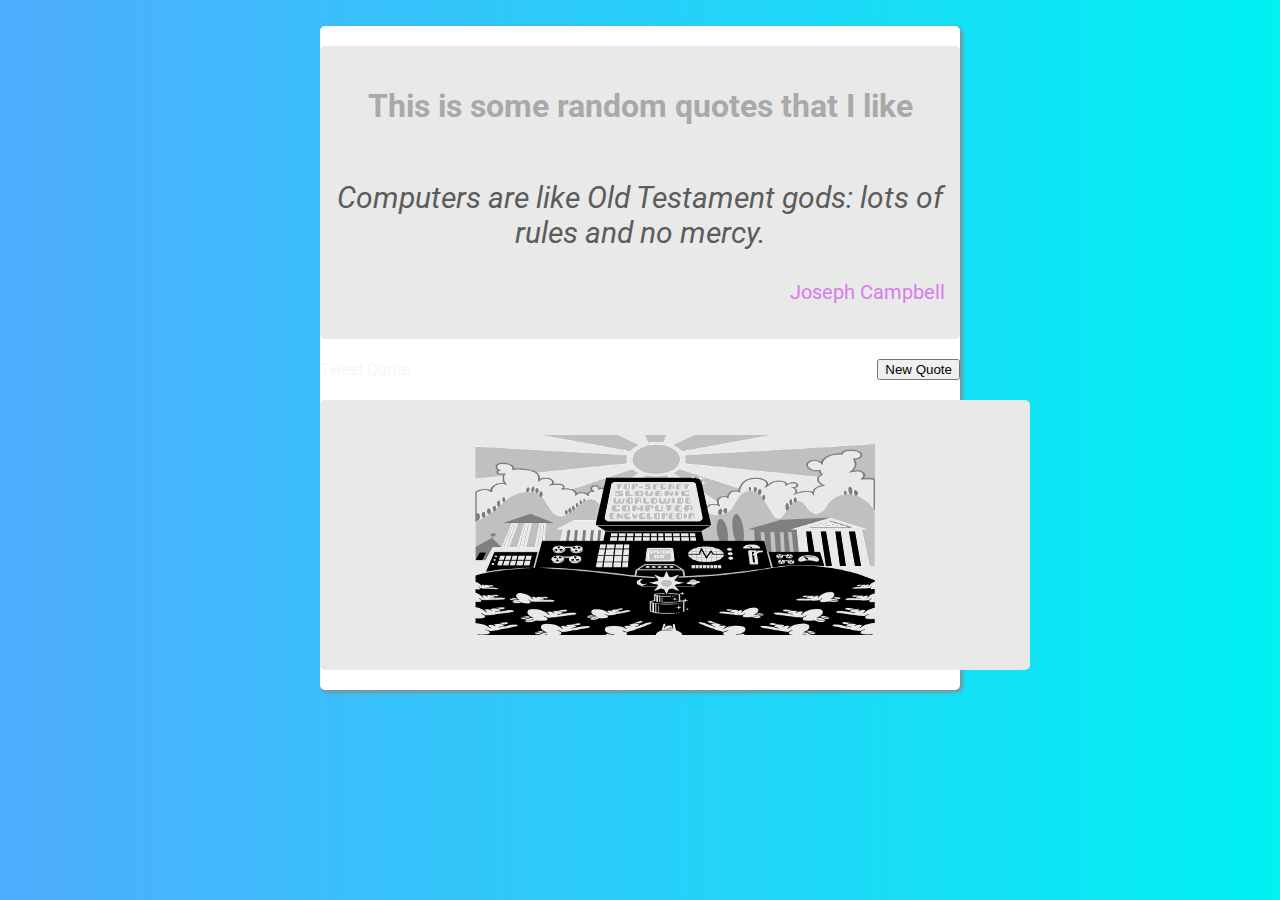
<file: random quotes machine/index.html>
<!DOCTYPE html>
<html lang="en">
  <head>
    <meta charset="UTF-8" />
    <meta name="viewport" content="width=device-width, initial-scale=1.0" />
    <title>Random Quotes Machine</title>
    <link
      href="https://stackpath.bootstrapcdn.com/bootstrap/4.5.0/css/bootstrap.min.css"
      rel="stylesheet"
      integrity="sha384-9aIt2nRpC12Uk9gS9baDl411NQApFmC26EwAOH8WgZl5MYYxFfc+NcPb1dKGj7Sk"
      crossorigin="anonymous"
    />
    <link
      href="https://fonts.googleapis.com/css2?family=Roboto:ital@0;1&display=swap"
      rel="stylesheet"
    />
    <link rel="stylesheet" href="style.css" />
  </head>
  <body>
    <div class="container">
      <div class="row">
        <div class="quote col-xs-12 col-md-12 col-lg-12" id="quote-box">
          <div class="quote__text" id="quote-content">
            <h2 class="quote__title">This is some random quotes that I like</h2>
            <p id="text" class="quote__content">
              This is quotes placeholder!
            </p>
            <p id="author" class="quote__author">An Author</p>
          </div>
          <div class="quote__buttons">
            <a
              id="tweet-quote"
              class="btn btn-primary"
              style="color: aliceblue;"
              >Tweet Quote</a
            >
            <button id="new-quote" class="btn btn-success">New Quote</button>
          </div>
          <div class="qoute__image">
            <img src="" alt="" id="newImage" />
          </div>
        </div>
      </div>
    </div>
    <script src="./index.js"></script>
  </body>
</html>
</file>
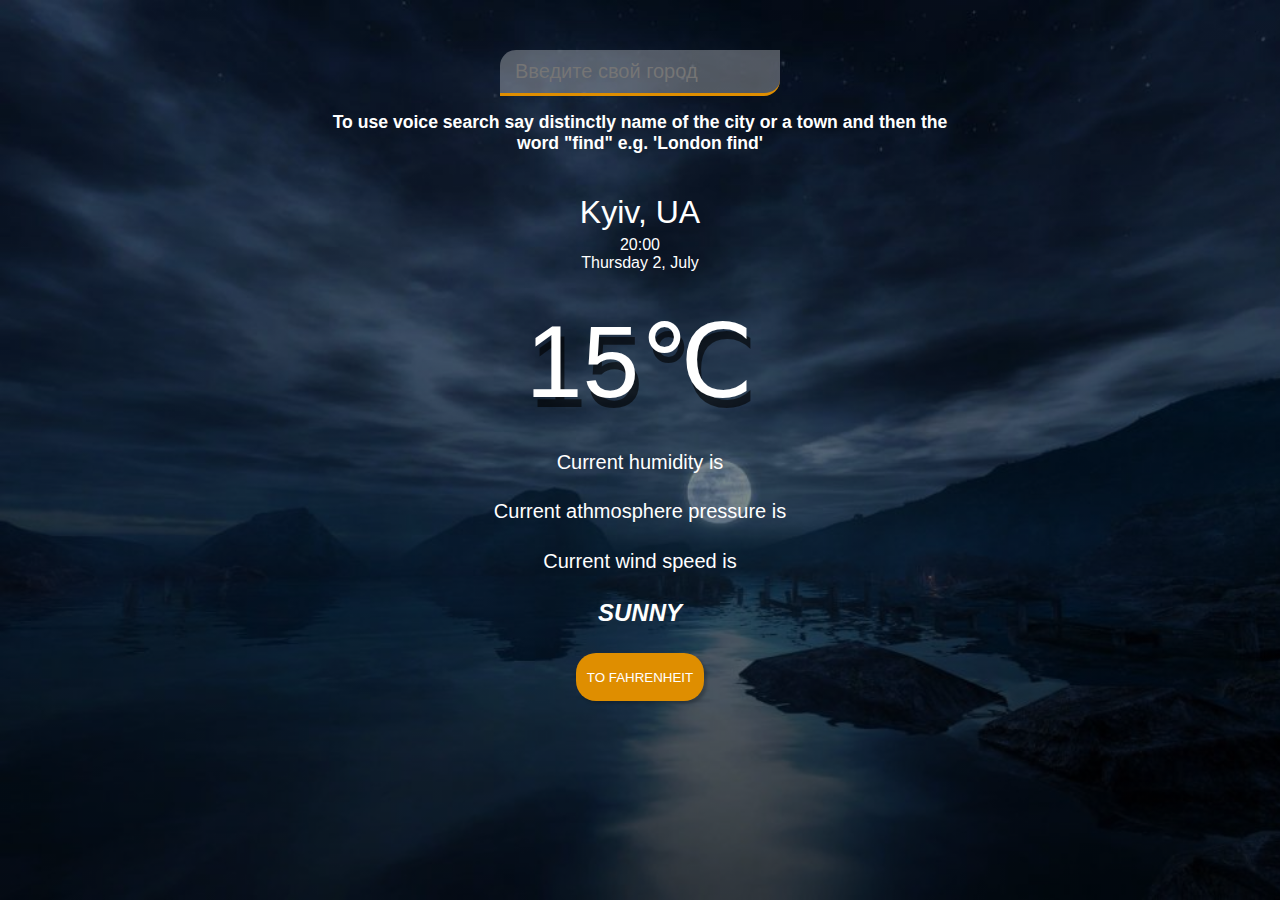
<file: lesson2/weather-app/index.html>
<!DOCTYPE html>
<html lang="en">
  <head>
    <meta charset="UTF-8" />
    <meta name="viewport" content="width=device-width, initial-scale=1.0" />
    <title>Weather app</title>
    <link rel="stylesheet" href="style.css" />
  </head>
  <body>
    <div class="wrapper">
      <header>
        <input
          type="text"
          name=""
          class="search-box"
          id="searchBox"
          placeholder="Введите свой город"
        />
        <span class="description"
          >To use voice search say distinctly name of the city or a town and
          then the word "find" e.g. 'London find'</span
        >
      </header>
      <main>
        <section class="location">
          <div class="city">
            <span id="city">Kyiv</span>, <span id="country">UA</span>
          </div>
          <div class="time" id="time">20:00</div>
          <div class="date">
            <span id="dayOfWeek">Thursday</span> <span id="day">2</span>,
            <span id="month">July</span>
          </div>
        </section>
        <div class="current">
          <div class="temp">
            <span id="current-temperature">15</span
            ><span id="units-c">&#8451;</span>
            <span id="units-f">&#8457;</span>
          </div>
          <div class="weather-forecast">
            <div class="item humidity">
              Current humidity is <span id="current-humidity"></span>
            </div>
            <div class="item pressure">
              Current athmosphere pressure is
              <span id="current-pressure"></span>
            </div>
            <div class="item wind-speed">
              Current wind speed is <span id="current-wind-speed"></span>
            </div>
            <div class="item weather-summary" id="weather-summary">Sunny</div>

            <button class="to-celsius" id="to-celsius">to Fahrenheit</button>
          </div>
        </div>
      </main>
    </div>
    <script src="./script.js"></script>
  </body>
</html>
</file>
<file: random quotes machine/style.css>
body {
  font-family: "Roboto", sans-serif;
  margin: 0;
  padding: 0;
  box-sizing: border-box;
  background: linear-gradient(to right, #4facfe 0%, #00f2f3 100%);
}

.container {
  background-color: #fff;
  border-radius: 5px;
  display: flex;
  justify-content: center;
  align-items: center;
  width: 50%;
  margin: 2% auto;
  box-shadow: 2px 2px 4px #888888;
}

.quote__title {
  font-size: 32px;
  font-weight: 700;
  margin-bottom: 55px;
  color: #a9a9a9;
  text-align: center;
}

.quote__buttons {
  display: flex;
  align-items: center;
  justify-content: space-between;
}

.quote__text {
  background: #e9e9e9;
  margin: 20px 0;
  padding: 15px;
  border-radius: 5px;
}

.quote__text .quote__content {
  text-align: center;
  font-size: 30px;
  font-style: italic;
  color: #5c5c5c;
}

.quote__text .quote__author {
  text-align: right;
  font-size: 20px;
  color: #d57eeb;
}

.qoute__image {
  width: 100%;
  height: 40%;
  background: #e9e9e9;
  margin: 20px 0;
  padding: 35px;
  border-radius: 5px;
  display: flex;
  align-items: center;
  justify-content: center;
}

.qoute__image img {
  height: 200px;
  width: 400px;
}
</file>
<file: lesson2/weather-app/style.css>
* {
  margin: 0;
  padding: 0;
  box-sizing: border-box;
}

body {
  font-family: "montserrat", sans-serif;
  background-image: url("./images/cloudy.jpg");
  background-size: cover;
}

.wrapper {
  display: flex;
  flex-direction: column;
  min-height: 100vh;
  background-image: linear-gradient(
    to bottom,
    rgba(0, 0, 0, 0.3),
    rgba(0, 0, 0, 0.6)
  );
}

header {
  display: flex;
  justify-content: center;
  align-items: center;
  flex-direction: column;
  padding: 50px 15px 15px;
}

header span.description {
  width: 50%;
  color: #fff;
  font-weight: bold;
  font-size: 1.1rem;
  padding-top: 1rem;
  text-align: center;
}

header input {
  width: 100%;
  max-width: 280px;
  padding: 10px 15px;
  border: none;
  outline: none;
  background-color: rgba(255, 255, 255, 0.3);
  border-radius: 16px 0px 16px 0px;
  border-bottom: 3px solid #df8e00;
  color: #fff;
  font-size: 20px;
  font-weight: 300;
  transition: 0.2s ease-out;
}

header input:focus {
  background-color: rgba(255, 255, 255, 0.6);
}

main {
  flex: 1 1 100%;
  padding: 25px 25px 50px;
  display: flex;
  flex-direction: column;
  align-items: center;
  text-align: center;
  color: #fff;
}

.location .city {
  color: #fff;
  font-size: 32px;
  font-weight: 500;
  margin-bottom: 5px;
}

.location .date {
  color: #fff;
  font-size: 16px;
}

.current .temp {
  color: #fff;
  font-size: 102px;
  font-weight: 900;
  margin: 30px 0px;
  text-shadow: 4px 10px rgba(0, 0, 0, 0.6);
}

.current .temp span {
  font-weight: 500;
}

.current .weather {
  color: #fff;
  font-size: 32px;
  font-weight: 700;
  font-style: italic;
  margin-bottom: 15px;
  text-shadow: 0px 3px rgba(0, 0, 0, 0.4);
}

.current .hi-low {
  color: #fff;
  font-size: 24px;
  font-weight: 500;
  text-shadow: 0px 4px rgba(0, 0, 0, 0.4);
}

.weather-forecast {
  display: flex;
  flex-direction: column;
  align-items: center;
  justify-content: space-between;
  height: 250px;
}

.item {
  font-size: 20px;
}

.item span {
  font-weight: bold;
}

.weather-summary {
  font-size: 24px;
  text-transform: uppercase;
  font-weight: bold;
  font-style: italic;
}

.to-celsius {
  height: 3rem;
  width: 8rem;
  background: #df8e00;
  color: #fff;
  text-transform: uppercase;
  outline: none;
  border: none;
  cursor: pointer;
  border-radius: 20px;
  box-shadow: 3px 3px 3px rgba(0, 0, 0, 0.2);
}

.to-celsius:hover {
  background-color: indianred;
  transform: scale(1.04);
  box-shadow: 4px 4px 4px rgba(0, 0, 0, 0.2);
}

.to-celsius:active {
  background-color: indianred;
  transform: scale(0.98);
  box-shadow: 2px 2px 2px rgba(0, 0, 0, 0.2);
}
</file>
